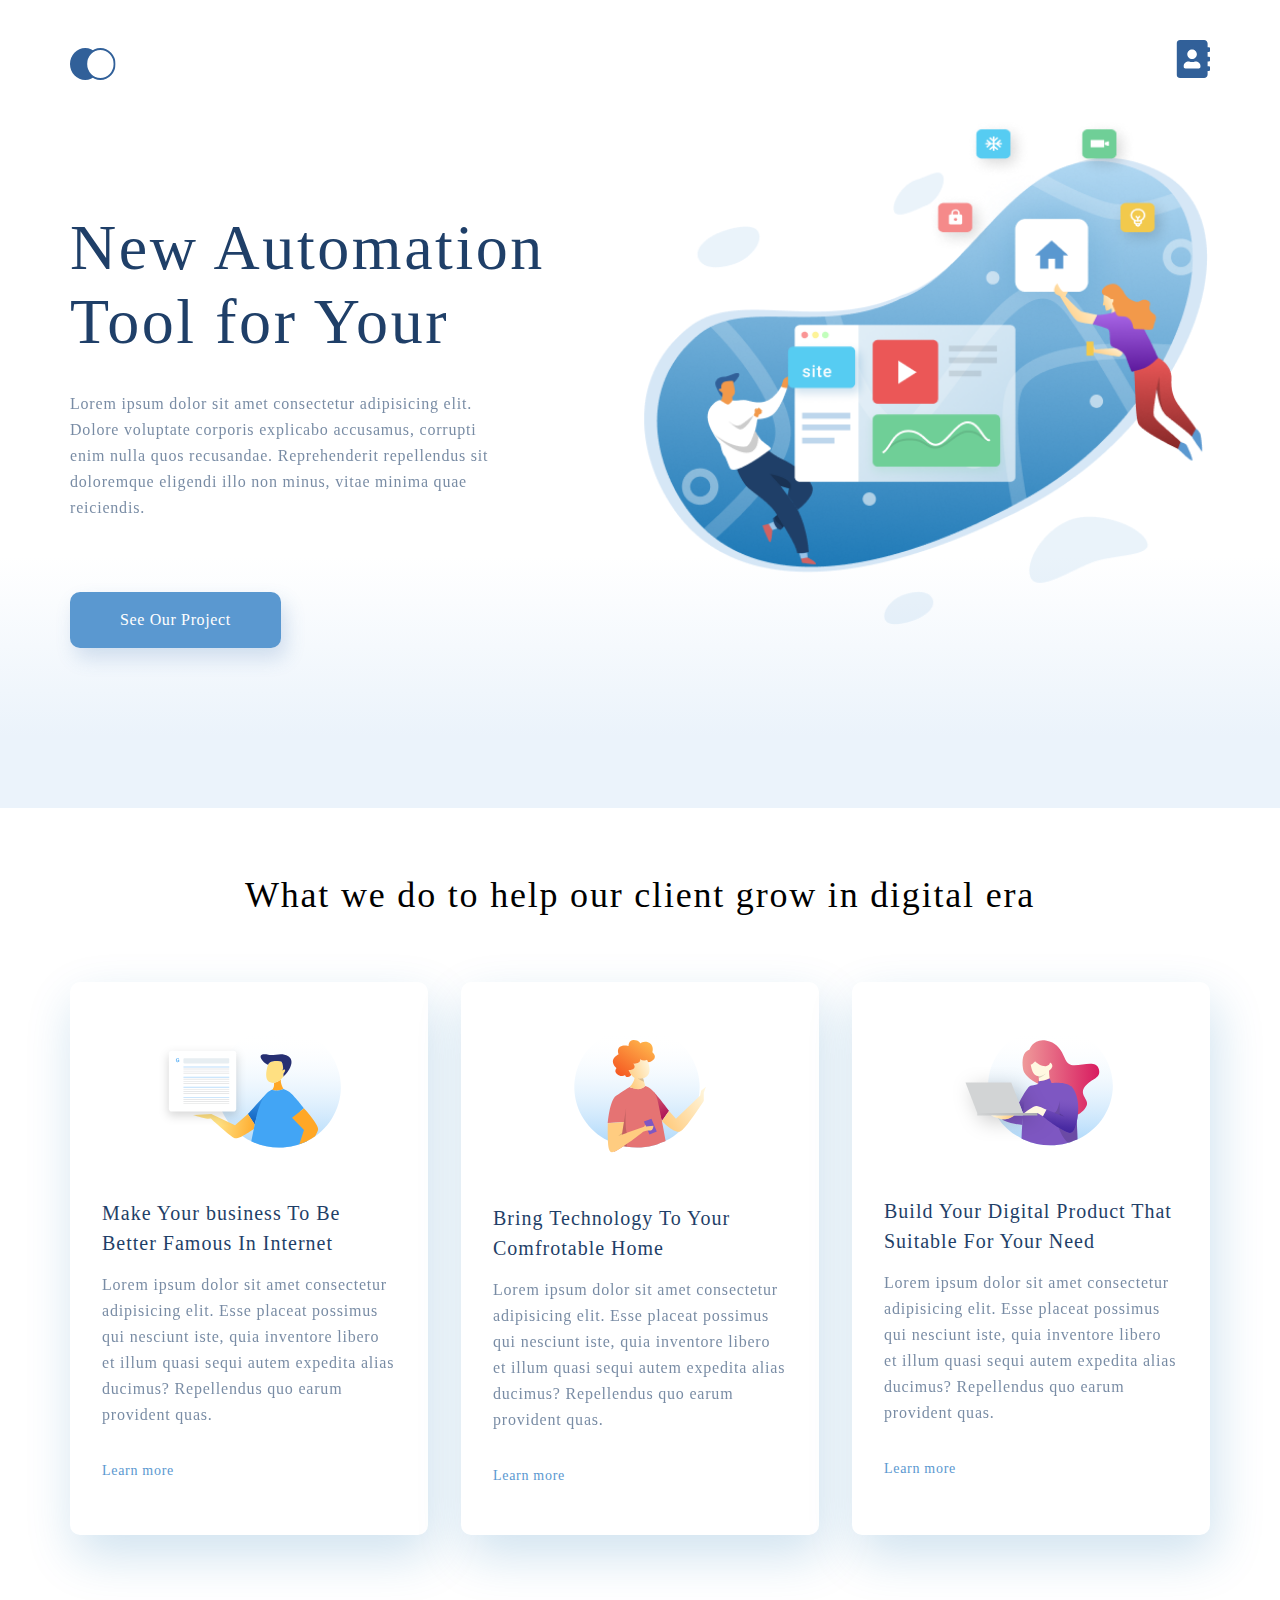
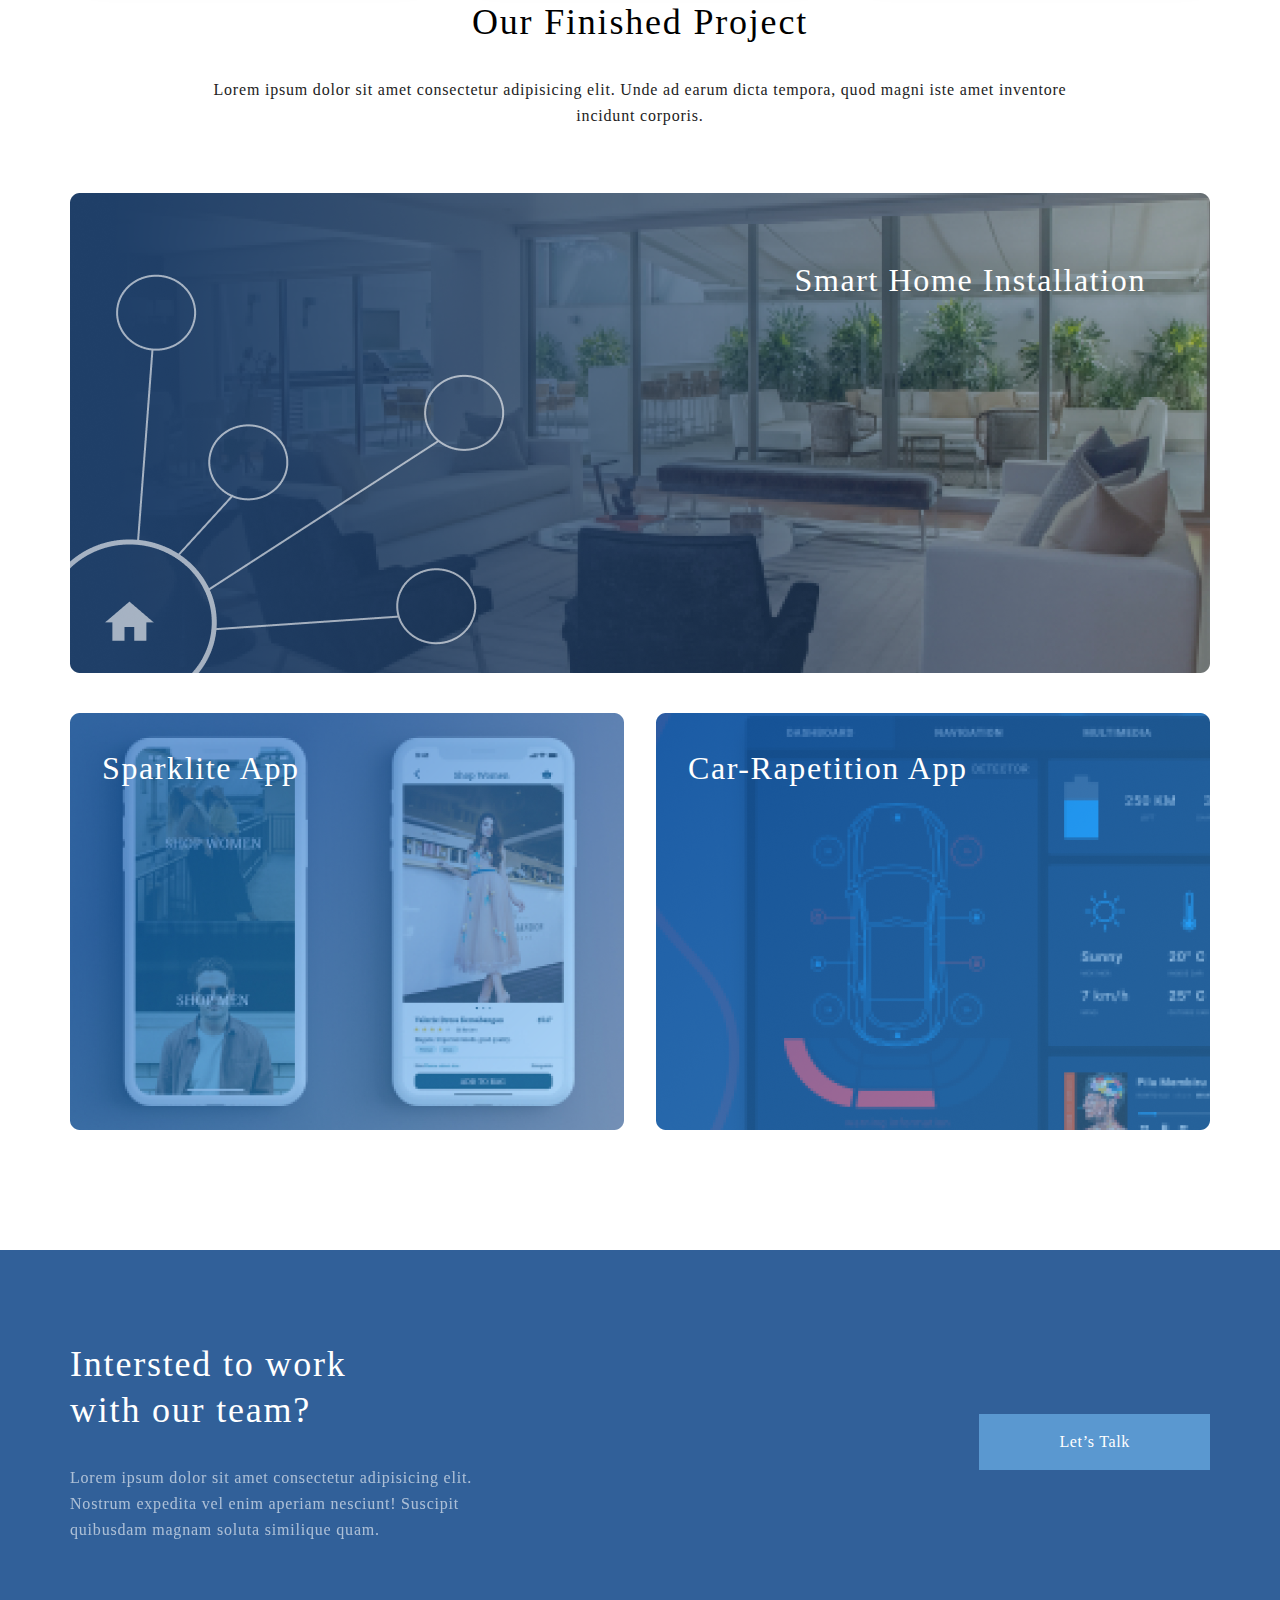
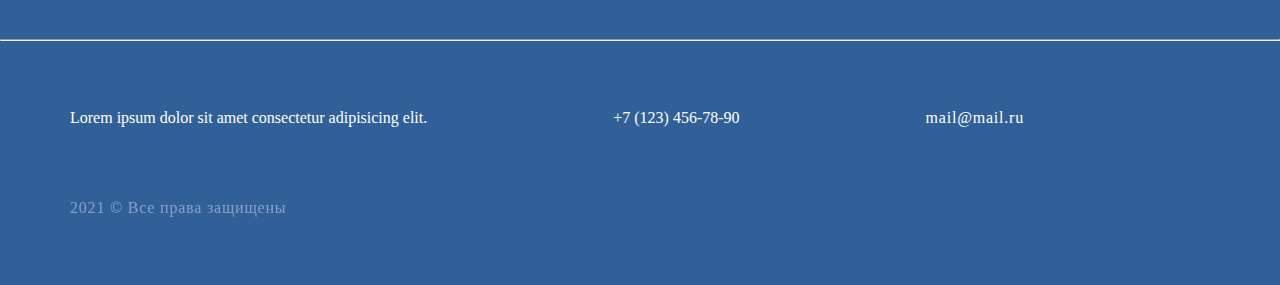
<file: index.html>
<!DOCTYPE html>
<html lang="ru">

<head>
    <meta charset="UTF-8">
    <meta name="viewport" content="width=device-width, initial-scale=1.0">
    <title>Главная - ОАО &laquo;Суперфирма&raquo;</title>
    <link rel="stylesheet" href="style.css">
</head>

<body>
    <!-- Шапка -->
    <header>
        <div class="container top-box">
            <div class="menu">
                <div><a href="index.html"><img src="img/logo.svg" alt="logo"></a></div>
                <div><a href="contacts.html"><img src="img/address-book-solid.svg" alt="contacts"></a>
                </div>
            </div>

            <div class="slogan">
                <h1 class="slogan-title">New Automation Tool for Your</h1>
                <div class="slogan-text">Lorem ipsum dolor sit amet consectetur adipisicing elit. Dolore voluptate
                    corporis explicabo accusamus, corrupti enim nulla quos recusandae. Reprehenderit repellendus sit
                    doloremque eligendi illo non minus, vitae minima quae reiciendis.</div>
                <a href="#" class="top-button">See Our Project</a>
            </div>

        </div>
    </header>

    <!-- Основной текст -->
    <div class="container what-we-do">
        <h2 class="heading2">What we do to help our client grow in digital era</h2>

        <div class="cards-block">
            <div class="card">
                <img class="card-img" src="img/card-1.svg" alt="card 1">

                <div class="card-title">Make Your business To Be Better Famous In Internet</div>

                <div class="card-text">Lorem ipsum dolor sit amet consectetur adipisicing elit. Esse placeat
                    possimus
                    qui nesciunt iste, quia inventore libero et illum quasi sequi autem expedita alias ducimus?
                    Repellendus quo earum provident quas.</div>
                <div class="card-more"><a href="#">Learn more</a></div>
            </div>

            <div class="card">
                <img class="card-img" src="img/card-2.svg" alt="card 2">

                <div class="card-title">Bring Technology To Your Comfrotable Home</div>

                <div class="card-text">Lorem ipsum dolor sit amet consectetur adipisicing elit. Esse placeat
                    possimus
                    qui nesciunt iste, quia inventore libero et illum quasi sequi autem expedita alias ducimus?
                    Repellendus quo earum provident quas.</div>
                <div class="card-more"><a href="#">Learn more</a></div>
            </div>

            <div class="card">
                <img class="card-img" src="img/card-3.svg" alt="card 3">

                <div class="card-title">Build Your Digital Product That Suitable For Your Need</div>

                <div class="card-text">Lorem ipsum dolor sit amet consectetur adipisicing elit. Esse placeat
                    possimus
                    qui nesciunt iste, quia inventore libero et illum quasi sequi autem expedita alias ducimus?
                    Repellendus quo earum provident quas.</div>
                <div class="card-more"><a href="#">Learn more</a></div>
            </div>
        </div>
    </div>

    <div class="container our-projects">
        <h2 class="heading2">Our Finished Project</h2>
        <p class="project-about">Lorem ipsum dolor sit amet consectetur adipisicing elit. Unde ad earum dicta tempora,
            quod magni iste amet inventore incidunt corporis.</p>

        <div class="project-item">
            <img class="project-img" src="img/project-1.png" alt="photo 1">
            <p class="project-text project-text-pos-right">Smart Home Installation</p>
        </div>

        <div class="project-parent">
            <div class="project-item project-item-margin">
                <img class="project-img" src="img/project-2.png" alt="photo 2">
                <p class="project-text project-text-pos-left">Sparklite App</p>
            </div>
            <div class="project-item">
                <img class="project-img" src="img/project-3.png" alt="photo 3">
                <p class="project-text project-text-pos-left">Car-Rapetition App</p>
            </div>
        </div>

    </div>

    <!-- Подвал -->
    <footer>
        <div class="container footer-top">
            <div class="work-with-us">
                <h3 class="work-title">Intersted to work with our team?</h3>
                <p class="work-description">Lorem ipsum dolor sit amet consectetur adipisicing elit. Nostrum expedita
                    vel enim aperiam nesciunt! Suscipit quibusdam magnam soluta similique quam.</p>
            </div>
            <div class="chat-block">
                <a class="chat-button" href="#">Let’s&nbsp;Talk</a>
            </div>

        </div>

        <hr>
        <div class="container footer-bottom">
            <ul class="contact-info">
                <li>Lorem ipsum dolor sit amet consectetur adipisicing elit.</li>
                <li>+7 (123) 456-78-90</li>
                <li>
                    <a href="mailto:mail@mail.ru">mail@mail.ru</a>
                </li>
            </ul>
            <p class="copyright">2021 &copy; Все права защищены</p>
        </div>
    </footer>
</body>

</html>
</file>
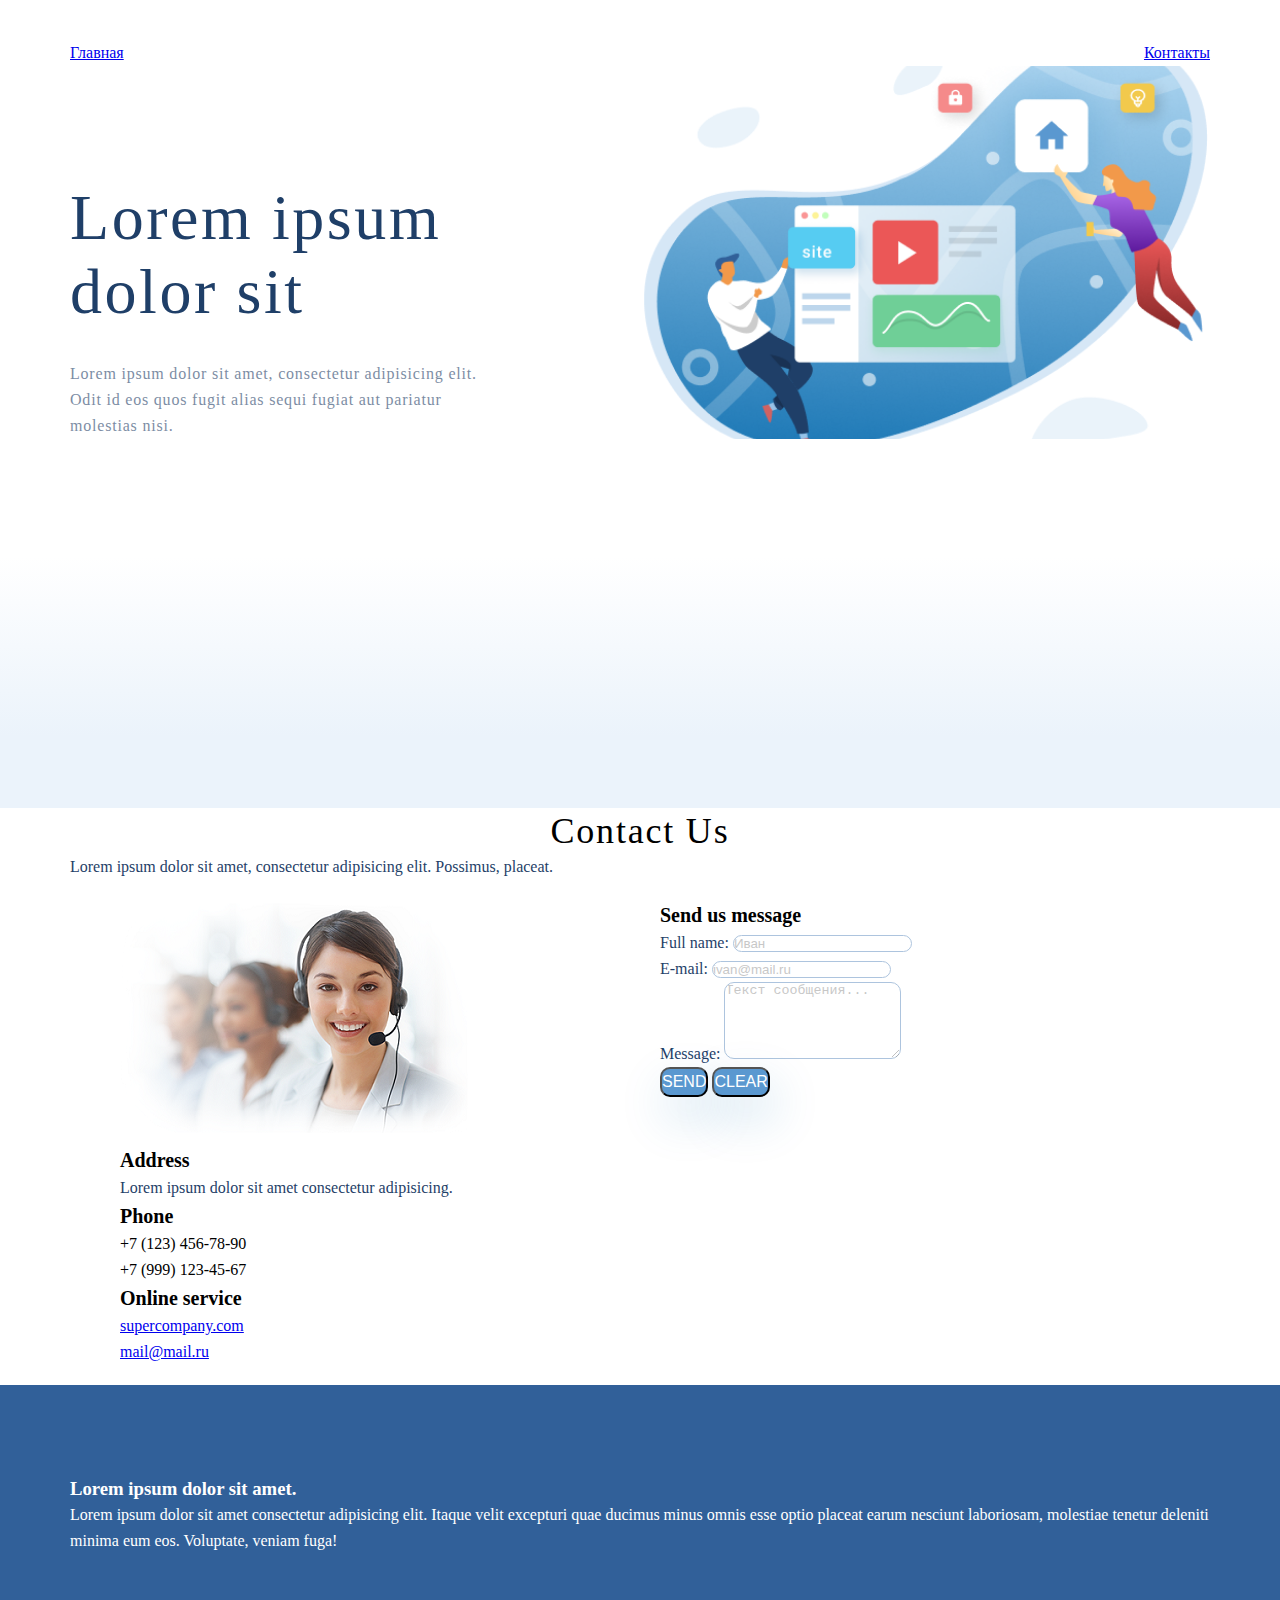
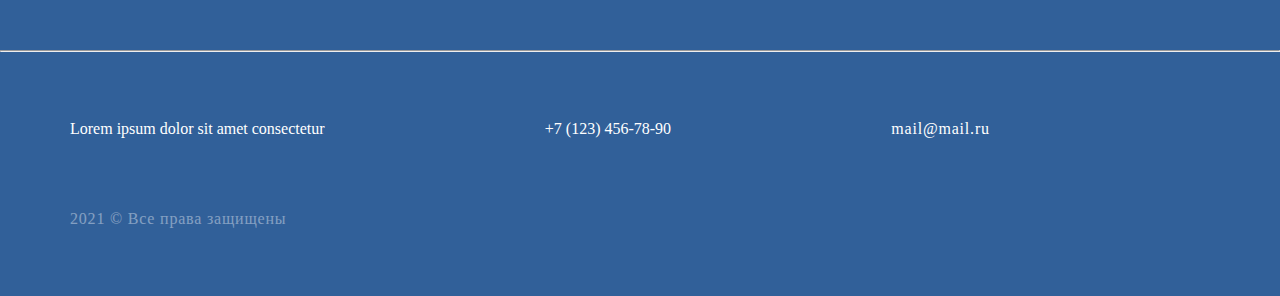
<file: contacts.html>
<!DOCTYPE html>
<html lang="ru">

<head>
    <meta charset="UTF-8">
    <meta name="viewport" content="width=device-width, initial-scale=1.0">
    <title>Контакты - ОАО &laquo;Суперфирма&raquo;</title>
    <link rel="stylesheet" href="style.css">
</head>

<body>
    <!-- Шапка -->
    <header>
        <div class="container">
            <div class="menu">
                <div class="menu-item"><a href="index.html">Главная</a></div>
                <div class="menu-item"><a href="contacts.html">Контакты</a></div>
            </div>

            <div class="slogan">
                <h1 class="slogan-title">Lorem ipsum dolor sit</h1>
                <div class="slogan-text">Lorem ipsum dolor sit amet, consectetur adipisicing elit. Odit id eos quos
                    fugit alias
                    sequi fugiat aut pariatur molestias nisi.</div>
            </div>
        </div>
    </header>

    <!-- Основной текст -->
    <div class="container">
        <h2 class="heading2">Contact Us</h2>

        <p class="paragraph">Lorem ipsum dolor sit amet, consectetur adipisicing elit. Possimus, placeat.</p>


        <div class="blocks">
            <div class="block-1-2">
                <img src="img/contact.png" alt="contact logo">

                <h4 class="heading4">Address</h4>
                <p class="paragraph">Lorem ipsum dolor sit amet consectetur adipisicing.</p>

                <h4 class="heading4">Phone</h4>
                <ul class="no-symbol">
                    <li>+7 (123) 456-78-90</li>
                    <li>+7 (999) 123-45-67</li>
                </ul>

                <h4 class="heading4">Online service</h4>
                <ul class="no-symbol">
                    <li>
                        <a href="https://supercompany.com" target="_blank">supercompany.com</a>
                    </li>
                    <li>
                        <a href="mailto:mail@mail.ru">mail@mail.ru</a>
                    </li>
                </ul>
            </div>
            <div class="block-1-2">
                <h4 class="heading4">Send us message</h4>

                <form action="#">
                    <p class="paragraph">
                        Full name: <input type="text" placeholder="Иван"><br>
                        E-mail: <input type="email" placeholder="ivan@mail.ru"><br>
                        Message: <textarea rows="5" placeholder="Текст сообщения..."></textarea><br>
                        <button class="message-form-button" type="submit">Send</button> <button
                            class="message-form-button" type="reset">Clear</button>
                    </p>
                </form>

            </div>
        </div>

        <script async
            src="https://api-maps.yandex.ru/services/constructor/1.0/js/?um=constructor%3A30ed8e80d91a28bf87a9c18cdeceb0783012000400dc44ca2db301a75e3b2704&amp;width=100%25&amp;height=400&amp;lang=ru_RU&amp;scroll=true"></script>

    </div>

    <!-- Подвал -->
    <footer>
        <div class="container footer-top">
            <div class="work-with-us">
                <h3>Lorem ipsum dolor sit amet.</h3>
                <p>Lorem ipsum dolor sit amet consectetur adipisicing elit. Itaque velit excepturi quae ducimus minus
                    omnis esse optio placeat earum nesciunt laboriosam, molestiae tenetur deleniti minima eum eos.
                    Voluptate, veniam fuga!</p>
            </div>
        </div>

        <hr>
        <div class="container footer-bottom">
            <ul class="contact-info">
                <li>Lorem ipsum dolor sit amet consectetur</li>
                <li>+7 (123) 456-78-90</li>
                <li>
                    <a href="mailto:mail@mail.ru">mail@mail.ru</a>
                </li>
            </ul>
            <p class="copyright">2021 &copy; Все права защищены</p>
        </div>
    </footer>
</body>

</html>
</file>
<file: style.css>
* {
    margin: 0;
    padding: 0;
}

body {
    font-family: Roboto;
    font-size: 16px;
    line-height: 26px;
}

header {   
    min-height: 768px;
    background: linear-gradient(0deg, #EBF3FB 8.84%, rgba(152, 195, 232, 0) 31.12%);
    padding-top: 40px;
}

footer {
    background-color: #316099;
    color: white;
}

/* header, footer {
    border: darkred 3px solid;
} */

.paragraph, .heading1, h.heading4 {
    color: #1F3F68;
}

.paragraph {
    font-size: 16px;
    line-height: 26px;
}

.heading1 {
    font-size: 64px;
}

.heading2 {
    font-weight: 300;
    font-size: 36px;
    line-height: 46px;
    text-align: center;
    letter-spacing: 0.05em;
    color: black;
}

.heading3 {
    font-size: 36px;
    text-align: center;
}

.heading4 {
    font-size: 20px;
    line-height: 30px;
}

input, textarea {
    border: 1px solid #356EAD;
    box-sizing: border-box;
    border-radius: 10px;
    opacity: 0.4;
}

.container {
   min-width: 320px;
   max-width: 1140px;
   margin: 0 auto;

   /* border: blueviolet 3px solid; */
}

.menu {
    display: flex;
    justify-content: space-between;
    top: 0;

    /* border: seagreen 3px solid; */
}

.top-box {
    display: flex;
    flex-direction: column;
    height: 100%;
}

.slogan {
    padding-top: 115px;
    flex-grow: 1;
    background-image: url(img/header-bg.png);
    background-position: right center;
    background-repeat: no-repeat;
    background-size: 50%; 
}

.slogan-title {
    width: 510px;
    font-weight: 300;
    font-size: 64px;
    line-height: 74px;
    letter-spacing: 0.04em;
    color: #1F3F68;
}

.slogan-text {
    margin-top: 32px;
    width: 425px;
    letter-spacing: 0.05em;
    color: #1F3F68;
    opacity: 0.6;
}

.top-button {
    background: #5A98D0;
    box-shadow: 5px 10px 20px rgba(53, 110, 173, 0.2);
    border-radius: 10px;

    padding: 15px 50px;
    text-align: center;
    letter-spacing: 0.04em;
    color: #FFFFFF;
    text-decoration: none;
    display: inline-block;
    margin-top: 71px;
}

.what-we-do {
    padding-top: 64px;
}

.cards-block {
    display: flex;
    flex-wrap: wrap;
    justify-content: space-between;
    margin-top: 64px;

    /* border: forestgreen 3px solid; */
}

.card {   
    display: flex;
    flex-direction: column;

    width: 358px;
    min-height: 200px;
    /* margin-right: 32px; */
    padding: 44px 32px;
    box-sizing: border-box;

    background: #FFFFFF;
    box-shadow: 5px 20px 50px rgba(16, 112, 177, 0.2);
    border-radius: 10px;

    /* border: mediumvioletred 3px solid; */
}

.card:last-child {
    margin-right: 0;
}

.card-img {
    align-self: center;
    margin-bottom: 50px;
}

.card-title {
    margin-bottom: 14px;
    font-size: 20px;
    line-height: 30px;
    letter-spacing: 0.05em;
    color: #1F3F68;
}

.card-text {
    letter-spacing: 0.05em;
    color: #1F3F68;
    opacity: 0.6;
    padding-bottom: 28px;
}

.card-more a {
    font-size: 14px;
    line-height: 30px;
    letter-spacing: 0.05em;
    color: #5A98D0;
    text-decoration: none;
}

.our-projects {
    margin-top: 64px;
    margin-bottom: 112px;

    /* border: crimson 3px solid; */
}

.project-about {
    width: 75%;
    margin: 32px auto 64px;
    text-align: center;
    letter-spacing: 0.05em;
    color: #222222;
}

.project-parent {
    display: flex;
    justify-content: space-between;
    margin-top: 32px;
}

.project-item {
    position: relative;
    flex-grow: 1;
}

.project-item-margin {
    margin-right: 32px;
}

.project-text {
    font-size: 32px;
    line-height: 46px;
    text-align: right;
    letter-spacing: 0.05em;

    color: #FFFFFF;
}

.project-text-pos-right {
    position: absolute;
    top: 64px;
    right: 64px;
}

.project-text-pos-left {
    position: absolute;
    top: 32px;
    left: 32px;
}

.project-img {
width: 100%;
}

.contact-info {
    display: flex;
    justify-content: space-around;
    margin-bottom: 64px;   
}

.contact-info li {
    list-style: none;
    flex-grow: 1;
}

.contact-info a {
    color: white;
    letter-spacing: 0.05em;
    text-decoration: none;
}

.contact-info a:hover {
    color: #5A98D0;
    text-decoration: underline;
}

.footer-top {
    display: flex;
    justify-content: space-between;
    padding: 91px 0 96px;
    margin: 0 auto;
}

.footer-bottom {
    padding: 64px 0;
}

.blocks {
    display: flex;
    flex-wrap: wrap;
    justify-content: center;
}

.block-1-2 {
    width: 500px;
    min-height: 200px;
    margin: 10px;
    padding: 10px;

    /* border: mediumvioletred 3px solid; */
}

.no-symbol li {
    list-style: none;
}

.work-with-us {
    /* margin: 91px 0 96px; */

    /* border: lavender 3px solid; */
}

.work-title {
    width: 340px;
    font-size: 36px;
    font-weight: normal;
    line-height: 46px;
    letter-spacing: 0.05em;
}

.work-description {
    margin-top: 32px;
    width: 45%;
    letter-spacing: 0.05em;
    opacity: 0.6;
}

.chat-block {
    display: flex;
    align-items: center;
}

.chat-button {
    background: #5A98D0;
    padding: 15px 80px;
    letter-spacing: 0.04em;
    color: #FFFFFF;
    text-decoration: none;
}

.message-form-button {
    background: #5A98D0;
    box-shadow: 5px 20px 50px rgba(16, 112, 177, 0.2);
    border-radius: 10px;
    font-weight: 500;
    font-size: 16px;
    line-height: 26px;
    text-align: center;
    color: #FFFFFF;
    text-transform: uppercase;
}

.copyright {
    letter-spacing: 0.05em;
    opacity: 0.4;

    /* border: lavender 3px solid; */
}

/* Планшет */
@media (min-width: 768px) and (max-width: 1024px) {
    .container {
        margin: 0 32px;
    }

    header {
        padding-top: 32px;
    }

    .slogan {
        background-position: right 280px;
    }

    .cards-block {
        flex-direction: column;
        align-items: center;
    }

    .card {
        margin-bottom: 32px;
    }

    .footer-top {  
        width: 70%;
        margin: 0 auto;
        padding: 47px 0 64px;
    }

    .footer-bottom {
        width: 70%;
        margin: 0 auto;
    }

    .work-description {
        width: 340px;
    }

    .chat-button {
        padding: 5px 30px;
    }

    .contact-info {
        flex-direction: column;
    }

    .contact-info li {
        line-height: 26px;
        margin-bottom: 25px;
    }

    .contact-info li:last-child {
        margin-bottom: 0;
    }
}

/* Телефон */
@media (max-width: 767px) {
    .container {
        margin: 0 16px;
    }
    
    header {
        min-height: 376px;
        padding: 24px 0 40px;
        box-sizing: border-box;
    }

    .heading2 {
        font-size: 24px;
        line-height: 28px;
    }

    .slogan {
        display: flex;
        flex-direction: column;
        align-items: center;

        padding-top: 32px;
        background-image: none;       
    }

    .slogan-title {
        font-size: 32px;
        line-height: 38px;    
        width: 100%;
        text-align: center;
    }
    .slogan-text {
        width: 100%;
        margin-top: 12px;
        text-align: center;
    }

    .top-button {
        padding: 0 8px;
        font-size: 12px;
        line-height: 26px;
    }

    .what-we-do {
        padding-top: 48px;
    }

    .cards-block {
        margin-top: 32px;
    }

    .card {
        margin-bottom: 32px;
        width: 100%;
    }

    .project-about {
        width: 100%;
    }

    .heading2 {
        font-size: 24px;
        line-height: 28px;
    }

    .our-projects {
        margin-bottom: 64px;
    }

    .project-text {
        font-size: 16px;
        line-height: 19px;
    }

    .project-text-pos-right {
        top: 16px;
        right: 16px;
    }

    .project-text-pos-left {
        top: 16px;
        left: 16px;
    }

    .project-parent {
        flex-direction: column;
        margin-top: 0;
    }

    .project-item-margin {
        margin-right: 0;
    }

    .footer-top {
        flex-direction: column;
        padding: 18px 0 0;
    }

    /* .work-with-us {
        margin: 18px 0 0;
    } */

    .work-title {
        font-size: 24px;
        line-height: 28px;
        letter-spacing: normal;
        text-align: center;
        width: 100%;
    }

    .work-description {
        text-align: center;
        width: 100%;
    }

    .chat-block {
        flex-direction: column;
        text-align: center;
        margin: 40px auto;
    }

    .chat-button {
        padding: 5px 20px;
    }
    
    .footer-bottom {
        padding: 32px 0;
    }

    .contact-info {
        flex-direction: column;
        align-items: stretch;
        margin-bottom: 32px;
    }

    .contact-info li {
        line-height: 19px;
        margin-bottom: 18px;
    }

    .contact-info li:last-child {
        margin-bottom: 0;
    }

    .copyright {
        text-align: center;
    }

}
</file>
